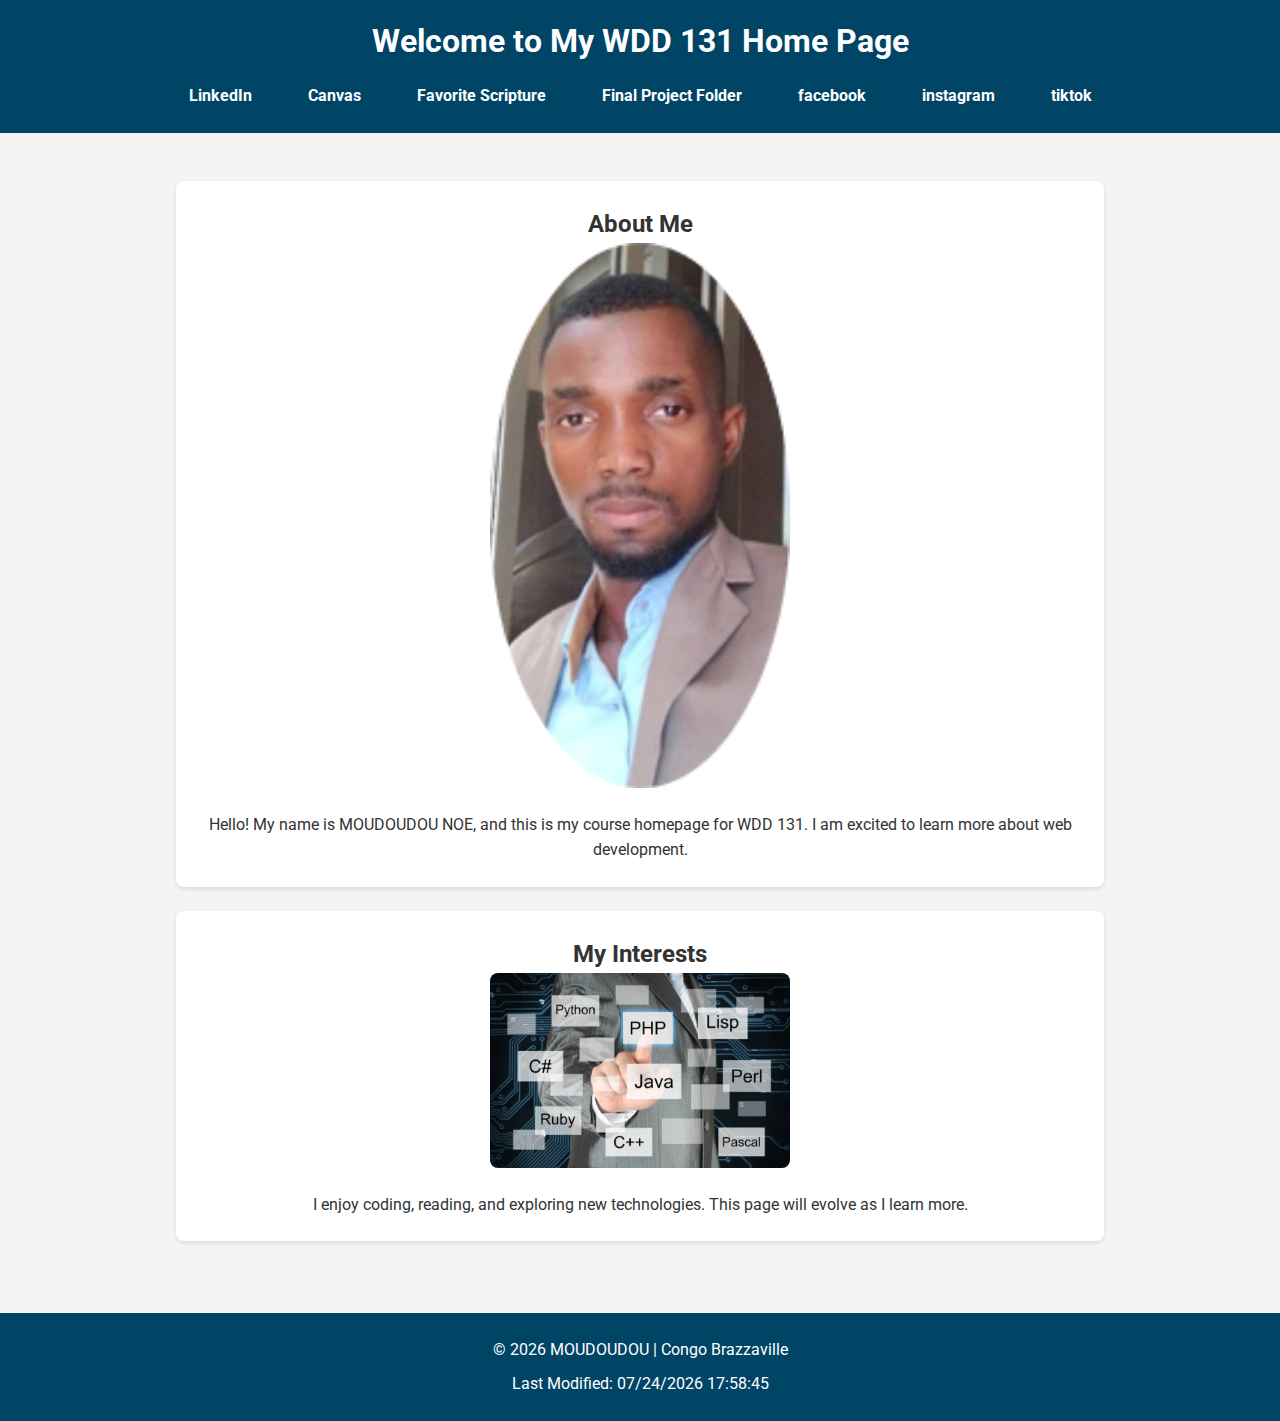
<file: index.html>
<!DOCTYPE html>
<html lang="en">
<head>
    <meta charset="UTF-8">
    <meta name="viewport" content="width=device-width, initial-scale=1.0">
    <meta name="description" content="WDD 131 - Dynamic Web Fundamentals - MOUDOUDOU. Personal course homepage with useful links and information.">
    <meta name="author" content="MOUDOUDOU">
    <title>WDD 131 - Dynamic Web Fundamentals - MOUDOUDOU</title>
    <link rel="stylesheet" href="styles/base.css">
    <link rel="preconnect" href="https://fonts.googleapis.com">
    <link rel="preconnect" href="https://fonts.gstatic.com" crossorigin>
    <script src="scripts/getdates.js" defer></script>
</head>
<body>
    <header>
        <h1>Welcome to My WDD 131 Home Page</h1>
        <nav>
            <a href="https://www.linkedin.com" target="_blank">LinkedIn</a>
            <a href="https://byupw.instructure.com/" target="_blank">Canvas</a>
            <a href="https://www.churchofjesuschrist.org/study/scriptures/bofm/1-ne/3?lang=eng&id=p7#p7" target="_blank">Favorite Scripture</a>
            <a href="#">Final Project Folder</a>
            <a href="https://www.facebook.com" target="_blank">facebook</a>
            <a href="https://www.instagram.com" target="_blank">instagram</a>
            <a href="https://www.tiktok.com" target="_blank">tiktok</a>
        </nav>
    </header>
    <main>
        <section class="card">
            <h2>About Me</h2>
            <img src="images/NOE.png" alt="Profile picture">
            <p>Hello! My name is MOUDOUDOU NOE, and this is my course homepage for WDD 131. I am excited to learn more about web development.</p>
        </section>
        <section class="card">
            <h2>My Interests</h2>
            <img src="images/demain.jpg" alt="My interests">
            <p>I enjoy coding, reading, and exploring new technologies. This page will evolve as I learn more.</p>
        </section>
    </main>
    <footer>
        <p>&copy; <span id="currentyear"></span> MOUDOUDOU | Congo Brazzaville</p>
        <p id="lastModified"></p>
    </footer>
</body>
</html>
</file>
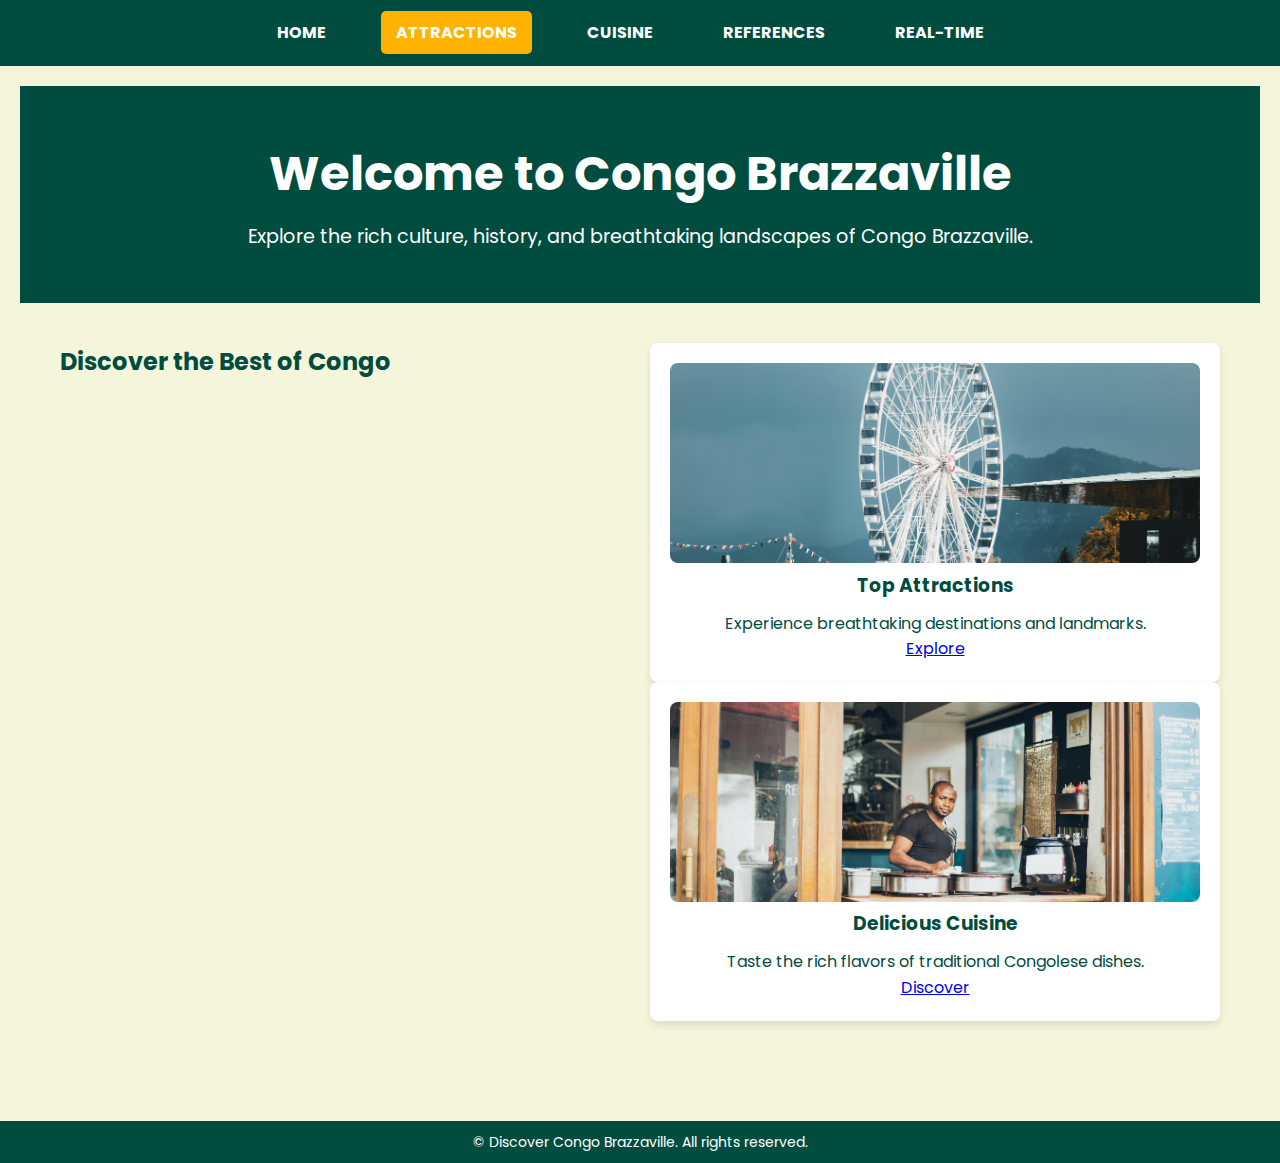
<file: discover-congo-brazzaville/index.html>
<!--(Homepage)-->
<!DOCTYPE html>
<html lang="en">
<head>
    <meta charset="UTF-8">
    <meta name="viewport" content="width=device-width, initial-scale=1.0">
    <meta name="description" content="Discover Congo Brazzaville">
    <meta name="author" content="moudoudou">
    <link href="https://fonts.googleapis.com/css2?family=Poppins:wght@300;400;700&display=swap" rel="stylesheet">
    <title>Discover Congo Brazzaville</title>
    <link rel="stylesheet" href="css/styles.css">
    <link rel="stylesheet" href="css/responsive.css" media="screen and (min-width: 768px)">
</head>
<body>
    <header>
        <nav>
            <ul>
                <li><a href="index.html">Home</a></li>
                <li><a href="attractions.html" class="active">Attractions</a></li>
                <li><a href="cuisine.html">Cuisine</a></li>
                <li><a href="references.html">References</a></li>
                <li><a href="weather.html">Real-time</a></li>
            </ul>
        </nav>
    </header>
    
    <main>
        <section class="hero">
            <h1>Welcome to Congo Brazzaville</h1>
            <p>Explore the rich culture, history, and breathtaking landscapes of Congo Brazzaville.</p>
        </section>
        
        <section class="highlights">
            <h2>Discover the Best of Congo</h2>
            <div class="cards">
                <div class="card">
                    <img src="images/attraction.jpg" alt="Tourist Attraction">
                    <h3>Top Attractions</h3>
                    <p>Experience breathtaking destinations and landmarks.</p>
                    <a href="attractions.html" class="btn">Explore</a>
                </div>
                <div class="card">
                    <img src="images/cuisine.jpg" alt="Local Cuisine">
                    <h3>Delicious Cuisine</h3>
                    <p>Taste the rich flavors of traditional Congolese dishes.</p>
                    <a href="cuisine.html" class="btn">Discover</a>
                </div>
            </div>
        </section>
    </main>
    
    <footer>
        <p>&copy; <span id="year"></span> Discover Congo Brazzaville. All rights reserved.</p>
    </footer>
    
    <script src="js/script.js"></script>
</body>
</html>
</file>
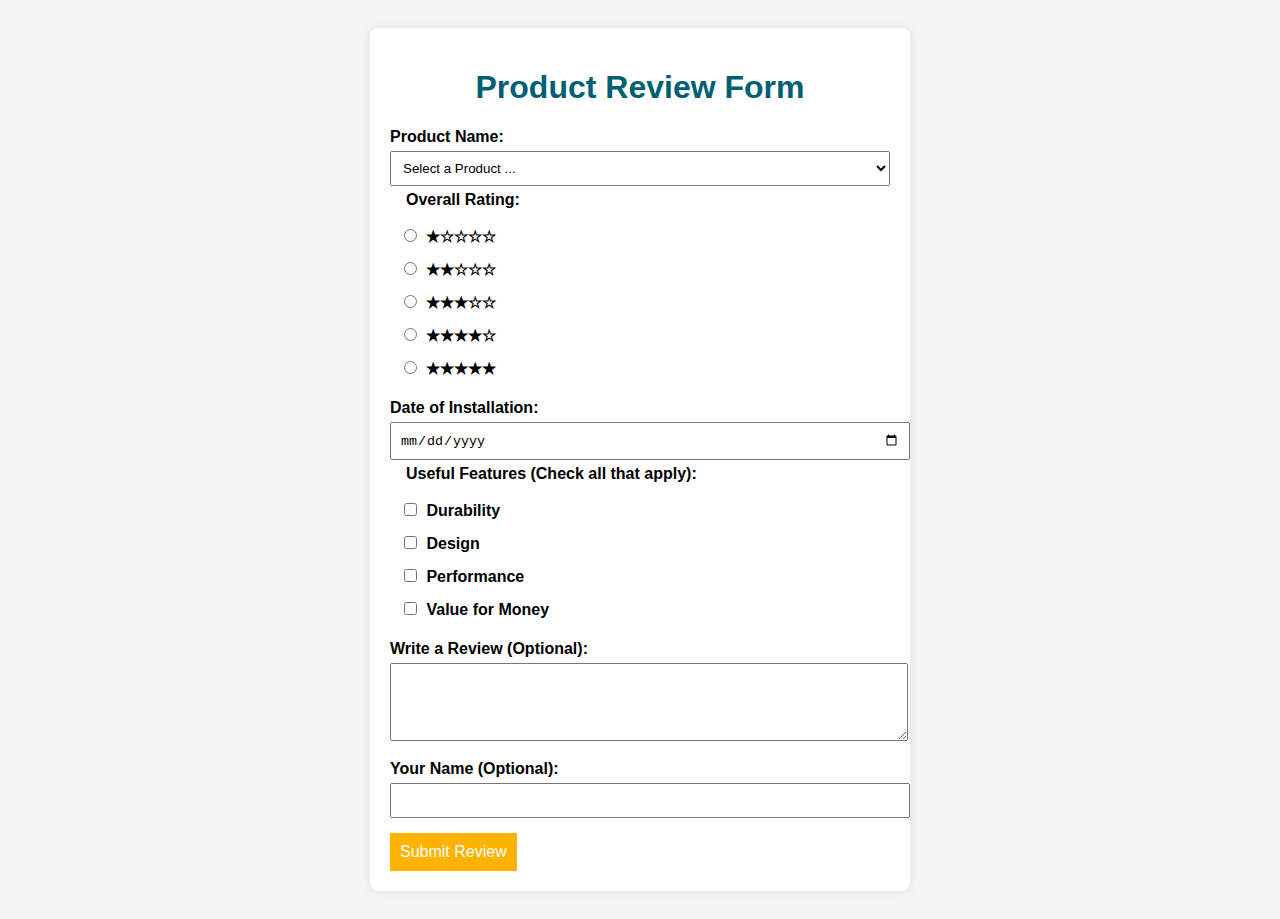
<file: form.html>
<!DOCTYPE html>
<html lang="en">
<head>
    <meta charset="UTF-8">
    <meta name="viewport" content="width=device-width, initial-scale=1.0">
    <meta name="description" content="Product Review Form">
    <meta name="author" content="MOUDOUDOU">
    <link href="https://fonts.googleapis.com/css2?family=Roboto:wght@400;700&display=swap" rel="stylesheet">
    <title>Product Review Form</title>
    <link rel="stylesheet" href="styles/form.css">
    <script src="scripts/form.js"></script>
</head>
<body>
    
    <div class="container">
        <h1>Product Review Form</h1>
        <form action="review.html" method="get">
            <!-- Product Name Selection -->
            <label for="product">Product Name:</label>
            <select id="product" name="product" required>
                <option value="" disabled selected>Select a Product ...</option>
            </select>

            <!-- Overall Rating -->
            <fieldset>
                <legend>Overall Rating:</legend>
                <label><input type="radio" name="rating" value="1" required> ★☆☆☆☆</label>
                <label><input type="radio" name="rating" value="2"> ★★☆☆☆</label>
                <label><input type="radio" name="rating" value="3"> ★★★☆☆</label>
                <label><input type="radio" name="rating" value="4"> ★★★★☆</label>
                <label><input type="radio" name="rating" value="5"> ★★★★★</label>
            </fieldset>

            <!-- Date of Installation -->
            <label for="installDate">Date of Installation:</label>
            <input type="date" id="installDate" name="installDate" required>

            <!-- Useful Features -->
            <fieldset>
                <legend>Useful Features (Check all that apply):</legend>
                <label><input type="checkbox" name="features" value="Durability"> Durability</label>
                <label><input type="checkbox" name="features" value="Design"> Design</label>
                <label><input type="checkbox" name="features" value="Performance"> Performance</label>
                <label><input type="checkbox" name="features" value="Value"> Value for Money</label>
            </fieldset>

            <!-- Written Review -->
            <label for="review">Write a Review (Optional):</label>
            <textarea id="review" name="review" rows="4"></textarea>

            <!-- User Name -->
            <label for="username">Your Name (Optional):</label>
            <input type="text" id="username" name="username">

            <!-- Submit Button -->
            <button type="submit">Submit Review</button>
        </form>
    </div>
</body>
</html>
</file>
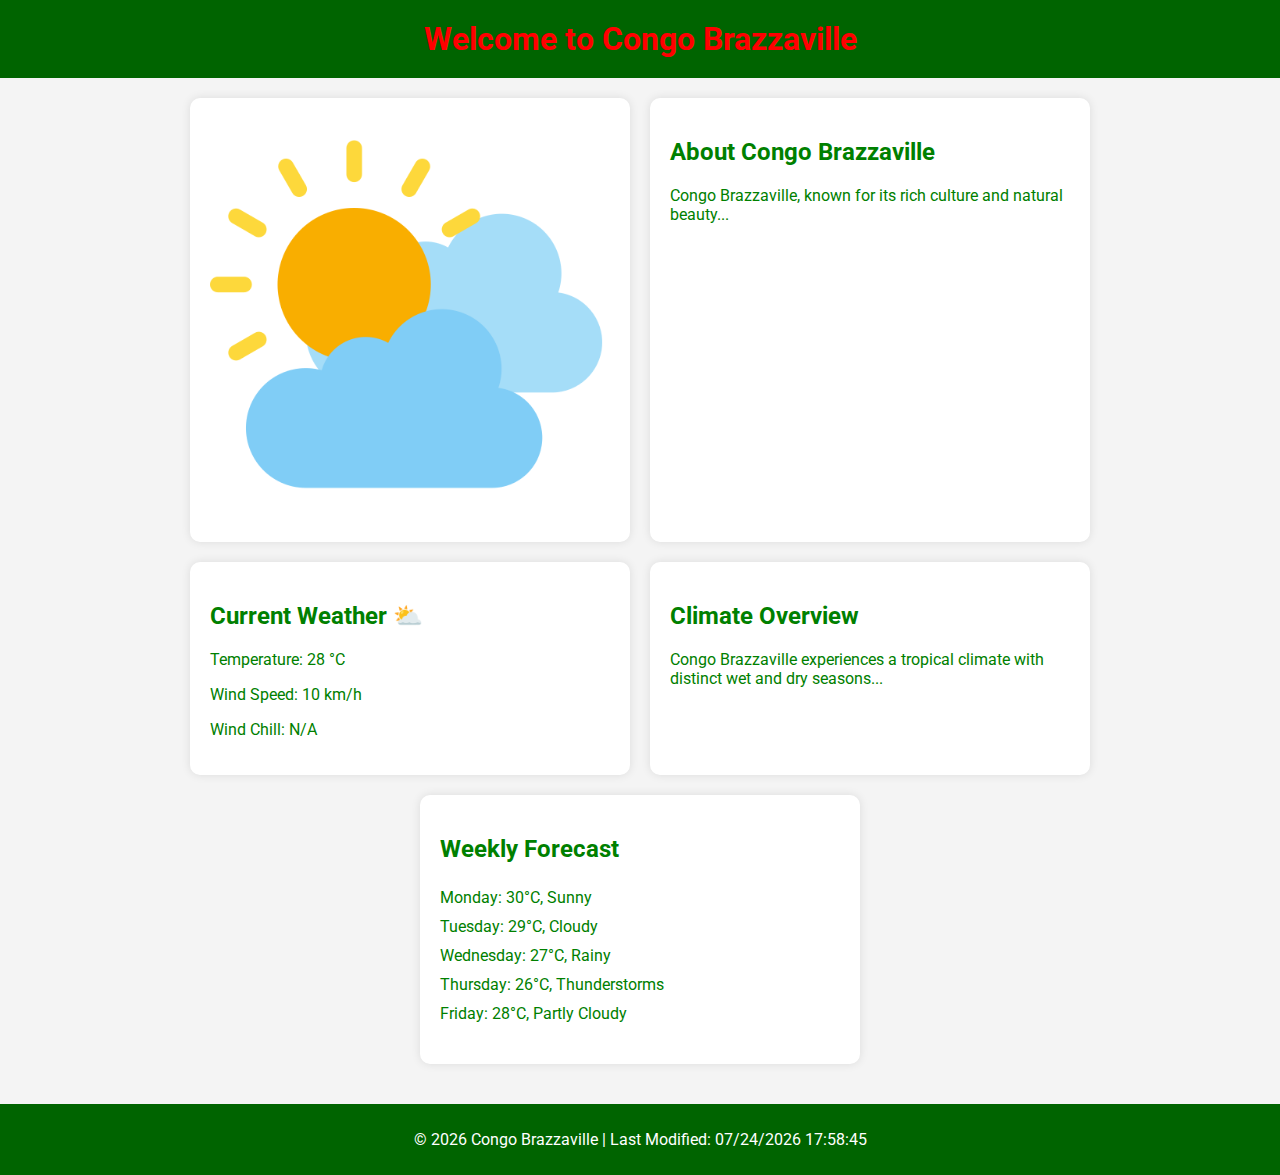
<file: place.html>
<!DOCTYPE html>
<html lang="en">
<head>
    <meta charset="UTF-8">
    <meta name="viewport" content="width=device-width, initial-scale=1.0">
    <meta name="description" content="Discover Congo Brazzaville - Culture, Climate, and Attractions">
    <meta name="author" content="MOUDOUDOU">
    <title>Congo Brazzaville</title>
    <link href="https://fonts.googleapis.com/css2?family=Roboto:wght@400;700&display=swap" rel="stylesheet">
    <link rel="stylesheet" href="styles/place.css">
    <script src="scripts/place.js" defer></script>
</head>
<body>
    <header>
        <h1>Welcome to Congo Brazzaville</h1>
    </header>
    <main>
        <section class="hero">
            <picture>
                <source srcset="images/cultures.webp" media="(min-width: 768px)">
                <img src="images/cultures.webp" alt="Congo Brazzaville landscape">
            </picture>
        </section>
        <section class="info">
            <h2>About Congo Brazzaville</h2>
            <p>Congo Brazzaville, known for its rich culture and natural beauty...</p>
        </section>
        <section class="weather">
            <h2>Current Weather <span class="weather-icon">⛅</span></h2>
            <p>Temperature: <span id="temp">28</span> °C</p>
            <p>Wind Speed: <span id="wind">10</span> km/h</p>
            <p>Wind Chill: <span id="windchill">N/A</span></p>
        </section>
        <section class="climate">
            <h2>Climate Overview</h2>
            <p>Congo Brazzaville experiences a tropical climate with distinct wet and dry seasons...</p>
        </section>
        <section class="forecast">
            <h2>Weekly Forecast</h2>
            <ul>
                <li>Monday: 30°C, Sunny</li>
                <li>Tuesday: 29°C, Cloudy</li>
                <li>Wednesday: 27°C, Rainy</li>
                <li>Thursday: 26°C, Thunderstorms</li>
                <li>Friday: 28°C, Partly Cloudy</li>
            </ul>
        </section>
    </main>
    <footer>
        <p>&copy; <span id="year"></span> Congo Brazzaville | Last Modified: <span id="lastModified"></span></p>
    </footer>
</body>
</html>
</file>
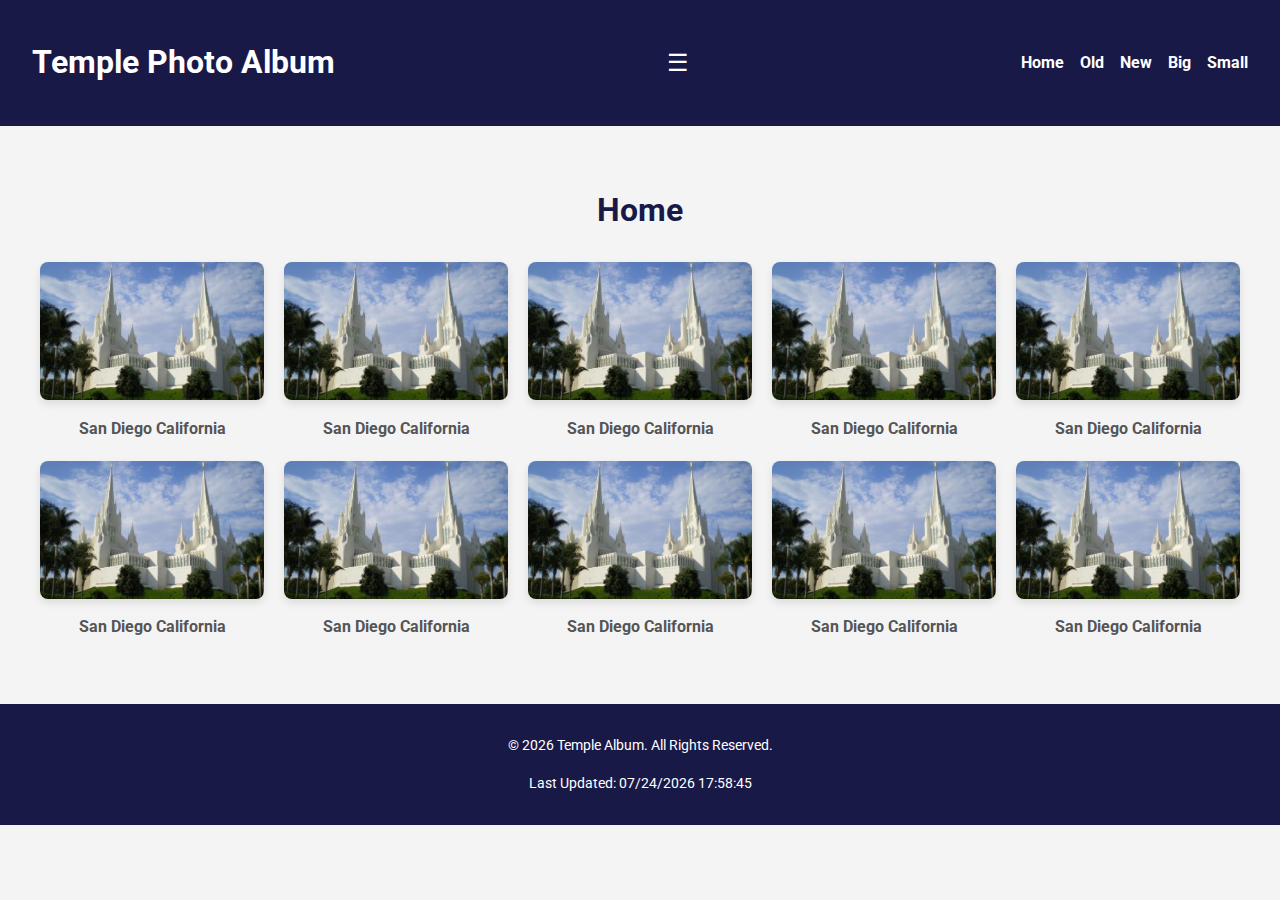
<file: temples.html>
<!DOCTYPE html>
<html lang="en">
<head>
    <meta charset="UTF-8">
    <meta name="viewport" content="width=device-width, initial-scale=1.0">
    <meta name="description" content="Discover our photo album of the most beautiful temples in the world, classified by size and era. Explore our gallery now!">
    <meta name="author" content="MOUDOUDOU">    
    <title>Temple Photo Album</title>
    <link rel="stylesheet" href="styles/temples.css">
    <link rel="stylesheet" href="styles/temples-large.css" media="screen and (min-width: 768px)">
    <script src="scripts/temples.js" defer></script>
</head>
<body>
    <header>
        <nav>
            <h1>Temple Photo Album</h1>
            <button id="hamburger" aria-label="Menu">&#9776;</button>
            <ul id="nav-links" class="hidden">
                <li><a href="#">Home</a></li>
                <li><a href="#">Old</a></li>
                <li><a href="#">New</a></li>
                <li><a href="#">Big</a></li>
                <li><a href="#">Small</a></li>
            </ul>
        </nav>
    </header>
    <main>
        <h2>Home</h2>
        <div class="gallery">
            <!-- Repeat for 9 images -->
            <figure>
                <img src="images/san.jpg" alt="San diego california">
                <figcaption>San diego california</figcaption>
            </figure>
            <figure>
                <img src="images/san.jpg" alt="San diego california">
                <figcaption>San diego california</figcaption>
            </figure>
            <figure>
                <img src="images/san.jpg" alt="San diego california">
                <figcaption>San diego california</figcaption>
            </figure>
            <figure>
                <img src="images/san.jpg" alt="San diego california">
                <figcaption>San diego california</figcaption>
            </figure>
            <figure>
                <img src="images/san.jpg" alt="San diego california">
                <figcaption>San diego california</figcaption>
            </figure>
            <figure>
                <img src="images/san.jpg" alt="San diego california">
                <figcaption>San diego california</figcaption>
            </figure>
            <figure>
                <img src="images/san.jpg" alt="San diego california">
                <figcaption>San diego california</figcaption>
            </figure>
            <figure>
                <img src="images/san.jpg" alt="San diego california">
                <figcaption>San diego california</figcaption>
            </figure>
            <figure>
                <img src="images/san.jpg" alt="San diego california">
                <figcaption>San diego california</figcaption>
            </figure>
            <figure>
                <img src="images/san.jpg" alt="San diego california">
                <figcaption>San diego california</figcaption>
            </figure>
        </div>
    </main>
    <footer>
        <p>&copy; <span id="year"></span> Temple Album. All Rights Reserved.</p>
        <p>Last Updated: <span id="last-modified"></span></p>
    </footer>
</body>
</html>
</file>
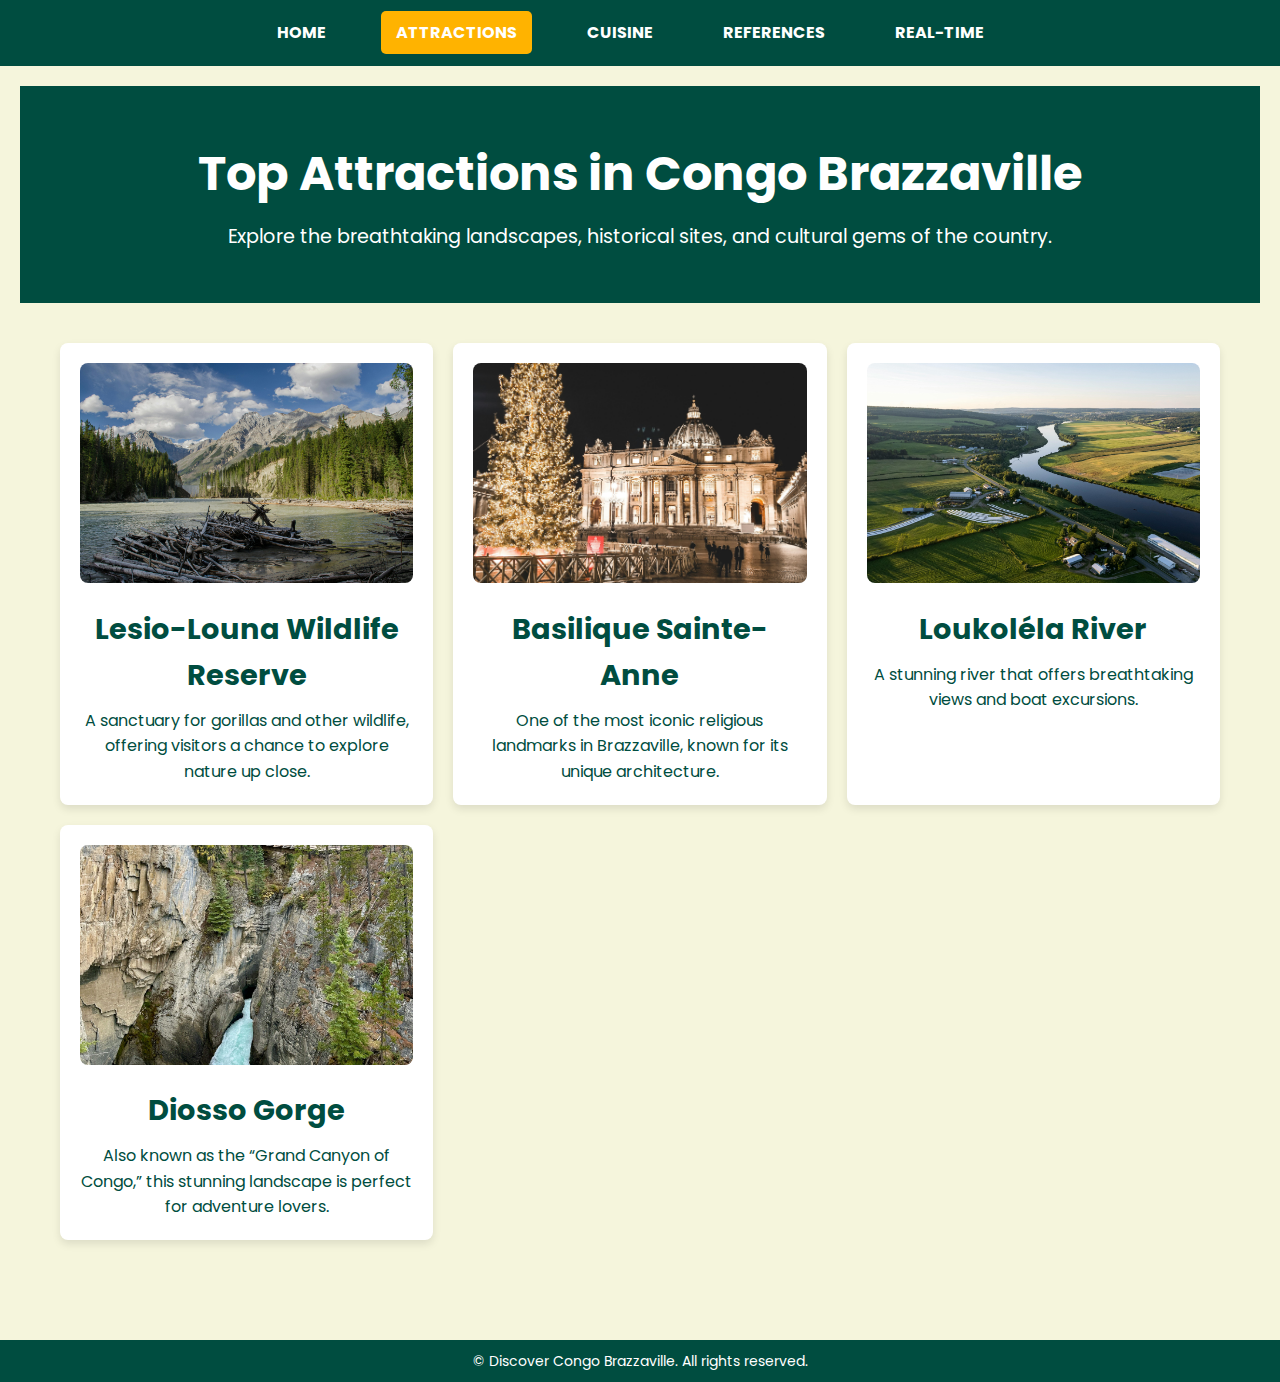
<file: discover-congo-brazzaville/attractions.html>
<!--(Tourist Attractions)-->
<!DOCTYPE html>
<html lang="en">
<head>
    <meta charset="UTF-8">
    <meta name="viewport" content="width=device-width, initial-scale=1.0">
    <meta name="description" content="Top Attractions - Discover Congo Brazzaville">
    <meta name="author" content="moudoudou">
    <link href="https://fonts.googleapis.com/css2?family=Poppins:wght@300;400;700&display=swap" rel="stylesheet">
    <title>Top Attractions - Discover Congo Brazzaville</title>
    <link rel="stylesheet" href="css/styles.css">
    <link rel="stylesheet" href="css/responsive.css" media="screen and (min-width: 768px)">
</head>
<body>
    <header>
        <nav>
            <ul>
                <li><a href="index.html">Home</a></li>
                <li><a href="attractions.html" class="active">Attractions</a></li>
                <li><a href="cuisine.html">Cuisine</a></li>
                <li><a href="references.html">References</a></li>
                <li><a href="weather.html">Real-time</a></li>
            </ul>
        </nav>
    </header>
    
    <main>
        <section class="hero">
            <h1>Top Attractions in Congo Brazzaville</h1>
            <p>Explore the breathtaking landscapes, historical sites, and cultural gems of the country.</p>
        </section>
        
        <section class="attractions-list">
            <article class="attraction">
                <img src="images/lesio_louna.jpg" alt="Lesio-Louna Wildlife Reserve">
                <h2>Lesio-Louna Wildlife Reserve</h2>
                <p>A sanctuary for gorillas and other wildlife, offering visitors a chance to explore nature up close.</p>
            </article>
            
            <article class="attraction">
                <img src="images/basilique_sainte_anne.jpg" alt="Basilique Sainte-Anne">
                <h2>Basilique Sainte-Anne</h2>
                <p>One of the most iconic religious landmarks in Brazzaville, known for its unique architecture.</p>
            </article>
            
            <article class="attraction">
                <img src="images/loukolela.jpg" alt="Loukoléla River">
                <h2>Loukoléla River</h2>
                <p>A stunning river that offers breathtaking views and boat excursions.</p>
            </article>
            
            <article class="attraction">
                <img src="images/diosso_gorge.jpg" alt="Diosso Gorge">
                <h2>Diosso Gorge</h2>
                <p>Also known as the “Grand Canyon of Congo,” this stunning landscape is perfect for adventure lovers.</p>
            </article>
        </section>
    </main>
    
    <footer>
        <p>&copy; <span id="year"></span> Discover Congo Brazzaville. All rights reserved.</p>
    </footer>
    
    <script src="js/script.js"></script>
</body>
</html>
</file>
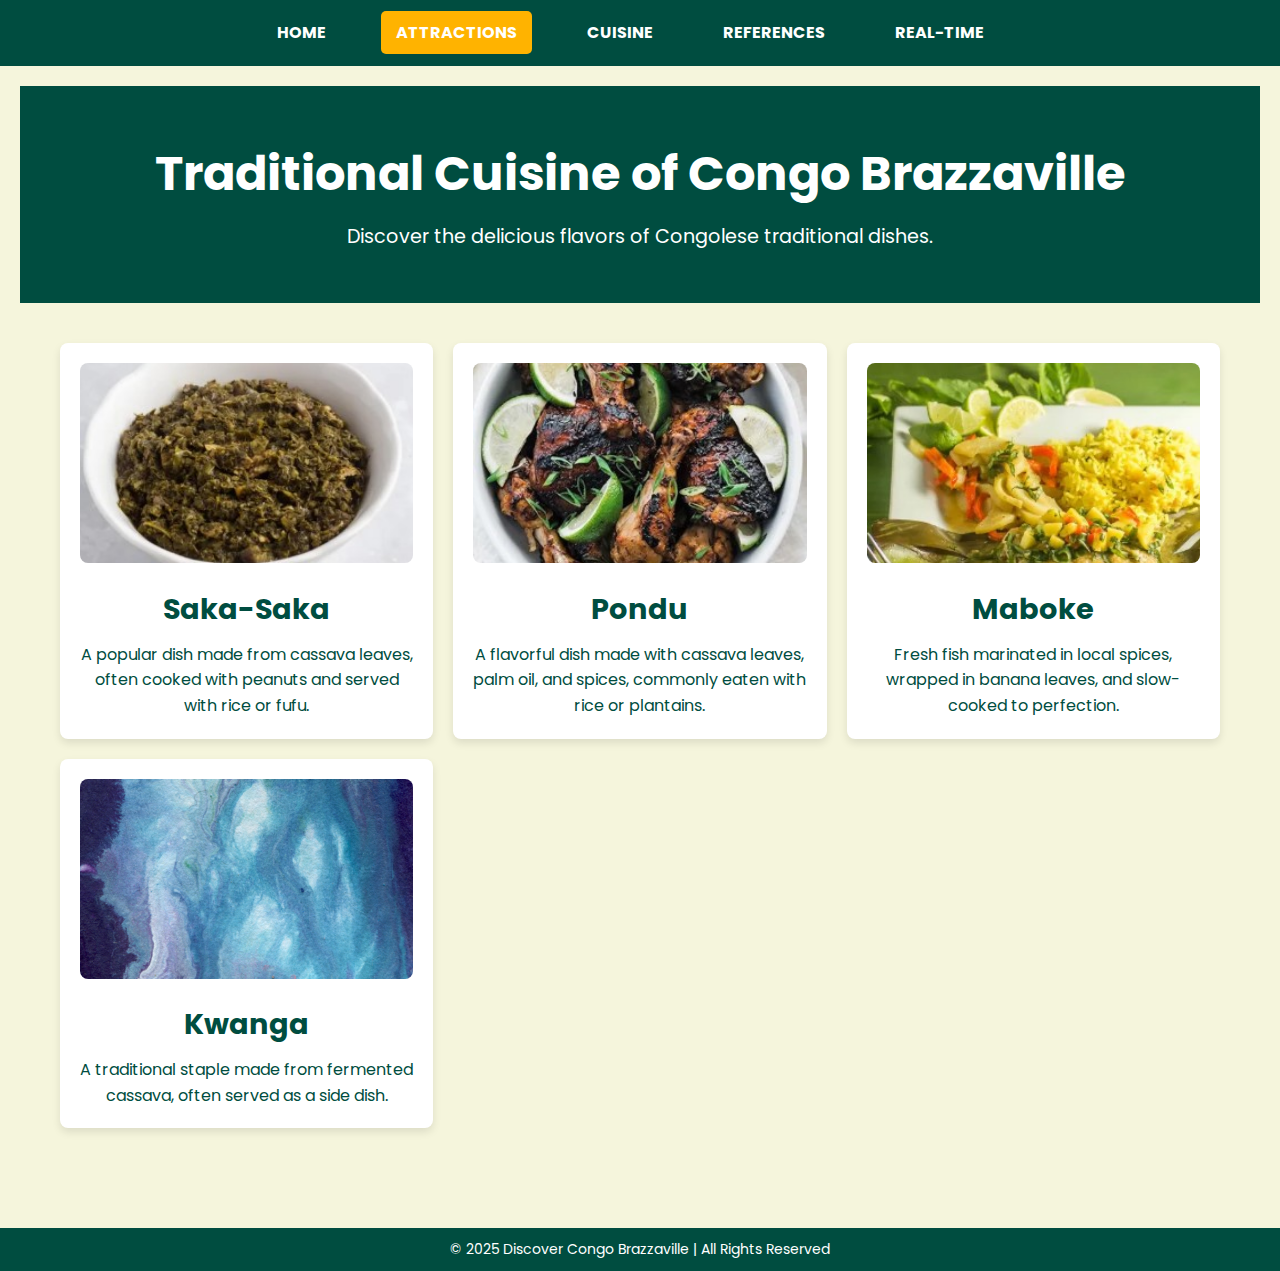
<file: discover-congo-brazzaville/cuisine.html>
<!--(Traditional Cuisine)-->
<!DOCTYPE html>
<html lang="en">
<head>
    <meta charset="UTF-8">
    <meta name="viewport" content="width=device-width, initial-scale=1.0">
    <meta name="description" content="Cuisine - Discover Congo Brazzaville">
    <meta name="author" content="moudoudou">
    <link href="https://fonts.googleapis.com/css2?family=Poppins:wght@300;400;700&display=swap" rel="stylesheet">
    <title>Cuisine - Discover Congo Brazzaville</title>
    <link rel="stylesheet" href="css/styles.css">
    <link rel="stylesheet" href="css/responsive.css" media="screen and (min-width: 768px)">
</head>
<body>
    <header>
        <nav>
            <ul>
                <li><a href="index.html">Home</a></li>
                <li><a href="attractions.html" class="active">Attractions</a></li>
                <li><a href="cuisine.html">Cuisine</a></li>
                <li><a href="references.html">References</a></li>
                <li><a href="weather.html">Real-time</a></li>
            </ul>
        </nav>
    </header>
    
    <main>
        <section class="hero">
            <h1>Traditional Cuisine of Congo Brazzaville</h1>
            <p>Discover the delicious flavors of Congolese traditional dishes.</p>
        </section>
        
        <section class="cuisine-list">
            <article class="dish">
                <img src="images/saka-saka.jpg" alt="Saka-Saka (Cassava Leaves)">
                <h2>Saka-Saka</h2>
                <p>A popular dish made from cassava leaves, often cooked with peanuts and served with rice or fufu.</p>
            </article>
            
            <article class="dish">
                <img src="images/pondu.jpg" alt="Pondu (Stewed Cassava Leaves)">
                <h2>Pondu</h2>
                <p>A flavorful dish made with cassava leaves, palm oil, and spices, commonly eaten with rice or plantains.</p>
            </article>
            
            <article class="dish">
                <img src="images/maboke.jpg" alt="Maboke (Fish in Banana Leaves)">
                <h2>Maboke</h2>
                <p>Fresh fish marinated in local spices, wrapped in banana leaves, and slow-cooked to perfection.</p>
            </article>
            
            <article class="dish">
                <img src="images/kwanga.jpg" alt="Kwanga (Cassava Bread)">
                <h2>Kwanga</h2>
                <p>A traditional staple made from fermented cassava, often served as a side dish.</p>
            </article>
        </section>
    </main>
    
    <footer>
        <p>&copy; 2025 Discover Congo Brazzaville | All Rights Reserved</p>
    </footer>
    
    <script src="js/script.js"></script>
</body>
</html>
</file>
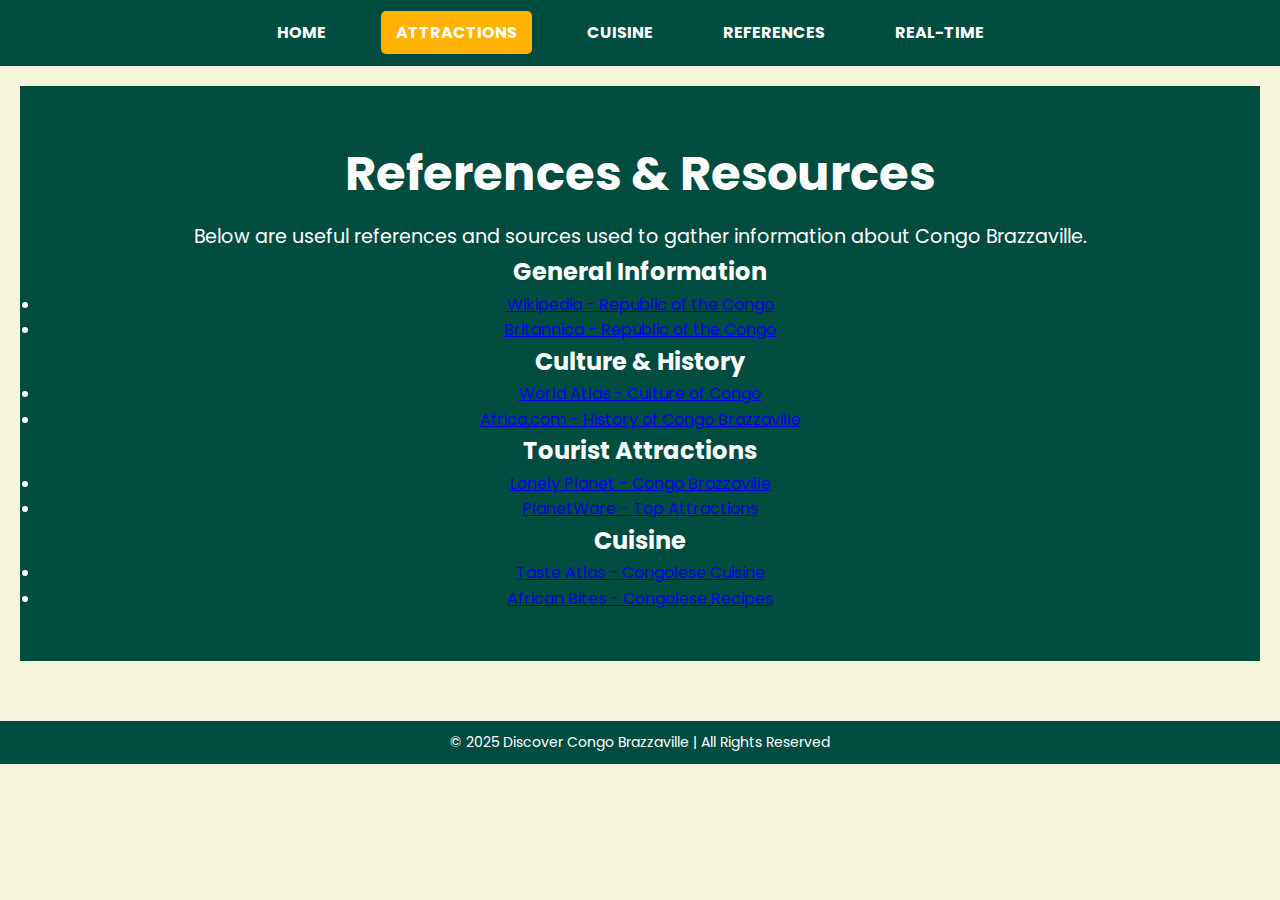
<file: discover-congo-brazzaville/references.html>
<!--(Citations and Sources)-->
<!DOCTYPE html>
<html lang="en">
<head>
    <meta charset="UTF-8">
    <meta name="viewport" content="width=device-width, initial-scale=1.0">
    <meta name="description" content="References - Discover Congo Brazzaville">
    <meta name="author" content="moudoudou">
    <link href="https://fonts.googleapis.com/css2?family=Poppins:wght@300;400;700&display=swap" rel="stylesheet">
    <title>References - Discover Congo Brazzaville</title>
    <link rel="stylesheet" href="css/styles.css">
    <link rel="stylesheet" href="css/responsive.css" media="screen and (min-width: 768px)">
</head>
<body>
    <header>
        <nav>
            <ul>
                <li><a href="index.html">Home</a></li>
                <li><a href="attractions.html" class="active">Attractions</a></li>
                <li><a href="cuisine.html">Cuisine</a></li>
                <li><a href="references.html">References</a></li>
                <li><a href="weather.html">Real-time</a></li>
            </ul>
        </nav>
    </header>
    
    <main>
        <section class="references">
            <h1>References & Resources</h1>
            <p>Below are useful references and sources used to gather information about Congo Brazzaville.</p>
            
            <h2>General Information</h2>
            <ul>
                <li><a href="https://en.wikipedia.org/wiki/Republic_of_the_Congo" target="_blank">Wikipedia - Republic of the Congo</a></li>
                <li><a href="https://www.britannica.com/place/Republic-of-the-Congo" target="_blank">Britannica - Republic of the Congo</a></li>
            </ul>
            
            <h2>Culture & History</h2>
            <ul>
                <li><a href="https://www.worldatlas.com/articles/culture-of-the-republic-of-the-congo.html" target="_blank">World Atlas - Culture of Congo</a></li>
                <li><a href="https://africa.com/congo-brazzaville-history/" target="_blank">Africa.com - History of Congo Brazzaville</a></li>
            </ul>
            
            <h2>Tourist Attractions</h2>
            <ul>
                <li><a href="https://www.lonelyplanet.com/congo-brazzaville" target="_blank">Lonely Planet - Congo Brazzaville</a></li>
                <li><a href="https://www.planetware.com/tourist-attractions/republic-of-the-congo-cog.htm" target="_blank">PlanetWare - Top Attractions</a></li>
            </ul>
            
            <h2>Cuisine</h2>
            <ul>
                <li><a href="https://www.tasteatlas.com/congolese-cuisine" target="_blank">Taste Atlas - Congolese Cuisine</a></li>
                <li><a href="https://www.africanbites.com/category/african/congolese/" target="_blank">African Bites - Congolese Recipes</a></li>
            </ul>
        </section>
    </main>
    
    <footer>
        <p>&copy; 2025 Discover Congo Brazzaville | All Rights Reserved</p>
    </footer>
</body>
</html>
</file>
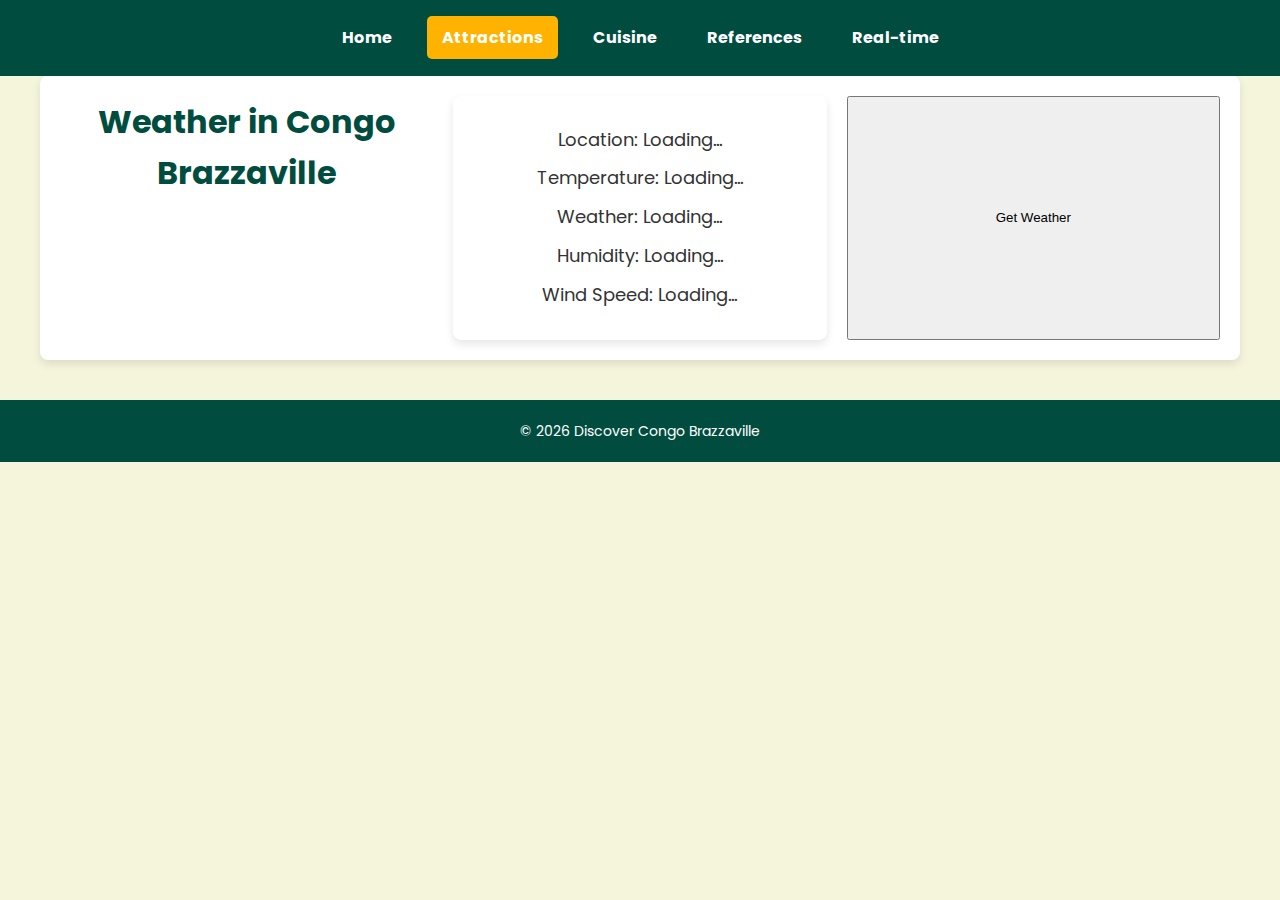
<file: discover-congo-brazzaville/weather.html>
<!--(Real-time Weather Updates)-->
<!DOCTYPE html>
<html lang="en">
<head>
    <meta charset="UTF-8">
    <meta name="viewport" content="width=device-width, initial-scale=1.0">
    <meta http-equiv="X-UA-Compatible" content="ie=edge">
    <meta name="description" content="Weather - Discover Congo Brazzaville">
    <meta name="author" content="moudoudou">
    <link href="https://fonts.googleapis.com/css2?family=Poppins:wght@300;400;700&display=swap" rel="stylesheet">
    <title>Weather - Discover Congo Brazzaville</title>
    <link rel="stylesheet" href="./css/styles.css">
</head>
<body>

    <header>
        <nav>
            <ul>
                <li><a href="index.html">Home</a></li>
                <li><a href="attractions.html" class="active">Attractions</a></li>
                <li><a href="cuisine.html">Cuisine</a></li>
                <li><a href="references.html">References</a></li>
                <li><a href="weather.html">Real-time</a></li>
            </ul>
        </nav>
    </header>

    <main>
        <section id="weather-section">
            <h1>Weather in Congo Brazzaville</h1>
            <div id="weather-details">
                <p id="location">Location: Loading...</p>
                <p id="temperature">Temperature: Loading...</p>
                <p id="description">Weather: Loading...</p>
                <p id="humidity">Humidity: Loading...</p>
                <p id="wind-speed">Wind Speed: Loading...</p>
            </div>
            <button id="get-weather">Get Weather</button>
        </section>
    </main>

    <footer>
        <p>&copy; <span id="current-year"></span> Discover Congo Brazzaville</p>
    </footer>

    <script src="./js/weather.js"></script>
</body>
</html>
</file>
<file: styles/base.css>
/* Google Font Import */
@import url('https://fonts.googleapis.com/css2?family=Roboto:wght@400;700&display=swap');

/* Global Styles */
* {
    margin: 0;
    padding: 0;
    box-sizing: border-box;
}

body {
    font-family: 'Roboto', sans-serif;
    background-color: #f4f4f4;
    color: #333;
    line-height: 1.6;
    margin: 0;
    padding: 0;
}

header {
    background-color: #004466;
    color: white;
    padding: 1rem 0;
    text-align: center;
}

nav {
    display: flex;
    justify-content: center;
    gap: 1.5rem;
    margin-top: 0.5rem;
}

nav a {
    color: white;
    text-decoration: none;
    font-weight: bold;
    padding: 0.5rem 1rem;
    transition: background-color 0.3s ease;
}

nav a:hover {
    background-color: #006699;
    border-radius: 5px;
}

main {
    max-width: 960px;
    margin: 2rem auto;
    padding: 1rem;
}

.card {
    background-color: white;
    border-radius: 8px;
    box-shadow: 0 2px 5px rgba(0, 0, 0, 0.1);
    padding: 1.5rem;
    margin-bottom: 1.5rem;
    text-align: center;
}

.card img {
    width: 100%;
    max-width: 300px;
    border-radius: 8px;
    margin-bottom: 1rem;
}

footer {
    background-color: #004466;
    color: white;
    text-align: center;
    padding: 1rem 0;
    margin-top: 2rem;
}

footer p {
    margin: 0.5rem 0;
}
</file>
<file: discover-congo-brazzaville/css/styles.css>
:root {
    --primary-color: #004d40;
    --accent-color: #ffb300;
    --bg-color: #f5f5dc;
    --text-color: #333;
    --font-family: 'Poppins', sans-serif;
}

* {
    margin: 0;
    padding: 0;
    box-sizing: border-box;
}

body {
    font-family: var(--font-family);
    background-color: var(--bg-color);
    color: var(--text-color);
    line-height: 1.6;
}

.container {
    max-width: 1200px;
    margin: 0 auto;
    padding: 20px;
}

/* HEADER & NAVIGATION */
header {
    background-color: var(--primary-color);
    color: #fff;
    padding: 15px 0;
    text-align: center;
}

nav {
    display: flex;
    justify-content: center;
    background: var(--primary-color);
    padding: 10px 0;
}

nav ul {
    list-style: none;
    display: flex;
    gap: 20px;
}

nav a {
    color: #fff;
    text-decoration: none;
    font-weight: bold;
    padding: 10px 15px;
    transition: 0.3s;
}

nav a:hover, nav a.active {
    background-color: var(--accent-color);
    border-radius: 5px;
}

/* HERO SECTION */
.hero {
    text-align: center;
    padding: 50px 20px;
    background: var(--primary-color);
    color: #fff;
}
.references {
    text-align: center;
    padding: 50px 20px;
    background: var(--primary-color);
    color: #fff;
}
.references h1 {
    font-size: 3rem;
    margin-bottom: 10px;
}

.references p {
    font-size: 1.2rem;
}

.hero h1 {
    font-size: 3rem;
    margin-bottom: 10px;
}

.hero p {
    font-size: 1.2rem;
}

/* ATTRACTIONS LIST */
.attractions-list {
    display: grid;
    grid-template-columns: repeat(auto-fit, minmax(300px, 1fr));
    gap: 20px;
    padding: 40px 20px;
    max-width: 1200px;
    margin: 0 auto;
}
#weather-section {
    display: grid;
    grid-template-columns: repeat(auto-fit, minmax(300px, 1fr));
    gap: 20px;
    padding: 40px 20px;
    max-width: 1200px;
    margin: 0 auto;
}
.highlights {
    display: grid;
    grid-template-columns: repeat(auto-fit, minmax(300px, 1fr));
    gap: 20px;
    padding: 40px 20px;
    max-width: 1200px;
    margin: 0 auto;
}
.cuisine-list {
    display: grid;
    grid-template-columns: repeat(auto-fit, minmax(300px, 1fr));
    gap: 20px;
    padding: 40px 20px;
    max-width: 1200px;
    margin: 0 auto;
}

.attraction {
    background: #fff;
    border-radius: 8px;
    box-shadow: 0 4px 8px rgba(0, 0, 0, 0.1);
    overflow: hidden;
    text-align: center;
    padding: 20px;
}
#weather-details {
    background: #fff;
    border-radius: 8px;
    box-shadow: 0 4px 8px rgba(0, 0, 0, 0.1);
    overflow: hidden;
    text-align: center;
    padding: 20px;
}
.card {
    background: #fff;
    border-radius: 8px;
    box-shadow: 0 4px 8px rgba(0, 0, 0, 0.1);
    overflow: hidden;
    text-align: center;
    padding: 20px;
}
.dish {
    background: #fff;
    border-radius: 8px;
    box-shadow: 0 4px 8px rgba(0, 0, 0, 0.1);
    overflow: hidden;
    text-align: center;
    padding: 20px;
}

.attraction img {
    width: 100%;
    height: 200px;
    object-fit: cover;
    border-radius: 8px;
}
.card img {
    width: 100%;
    height: 200px;
    object-fit: cover;
    border-radius: 8px;
}
.dish img {
    width: 100%;
    height: 200px;
    object-fit: cover;
    border-radius: 8px;
}

.attraction h2 {
    font-size: 1.8rem;
    color: var(--primary-color);
    margin-top: 15px;
}
.card h2 {
    font-size: 1.8rem;
    color: var(--primary-color);
    margin-top: 15px;
}
.dish h2 {
    font-size: 1.8rem;
    color: var(--primary-color);
    margin-top: 15px;
}
.attraction p {
    font-size: 1rem;
    margin-top: 10px;
}
.card p {
    font-size: 1rem;
    margin-top: 10px;
}
.dish p {
    font-size: 1rem;
    margin-top: 10px;
}
/* FOOTER */
footer {
    background: var(--primary-color);
    color: #fff;
    text-align: center;
    padding: 20px 0;
    margin-top: 40px;
}

/* RESPONSIVE DESIGN */
@media (max-width: 768px) {
    nav ul {
        flex-direction: column;
        text-align: center;
    }

    .hero h1 {
        font-size: 2rem;
    }
}

/* WEATHER SECTION */
#weather-section {
    text-align: center;
    max-width: 1200px;
    margin: 0 auto;
    padding: 20px;
    background-color: white;
    border-radius: 8px;
    box-shadow: 0 4px 8px rgba(0, 0, 0, 0.1);
}

#weather-section h1 {
    color: #004d40;
    font-size: 2rem;
    margin-bottom: 20px;
}

#weather-details p {
    font-size: 18px;
    margin: 10px 0;
    line-height: 1.6;
}

#weather-details button {
    background-color: #ffb300;
    color: white;
    border: none;
    padding: 12px 25px;
    font-size: 18px;
    cursor: pointer;
    border-radius: 5px;
    transition: background-color 0.3s ease;
}

#weather-details button:hover {
    background-color: #ff8f00;
}

/* FOOTER STYLES */
footer p {
    margin: 0;
    font-size: 14px;
}

/* RESPONSIVE TYPOGRAPHY */
h1 {
    font-size: 2rem;
}

/* MOBILE VIEW */
@media (max-width: 767px) {
    nav ul {
        text-align: left;
    }

    nav ul li {
        display: block;
        margin: 10px 0;
    }

    .attraction img {
        height: 180px;
    }
}

/* TABLET VIEW */
@media (min-width: 768px) and (max-width: 1024px) {
    .attraction img {
        height: 200px;
    }
}

/* DESKTOP VIEW */
@media (min-width: 1025px) {
    .attraction img {
        height: 220px;
    }
}
</file>
<file: discover-congo-brazzaville/css/responsive.css>
/* General Styles */
body {
    font-family: 'Poppins', sans-serif;
    background-color: #f5f5dc; /* Light Beige */
    color: #004d40; /* Deep Green */
    margin: 0;
    padding: 0;
}

header {
    background-color: #004d40;
    padding: 10px 20px;
}

nav ul {
    list-style: none;
    padding: 0;
    text-align: center;
}

nav ul li {
    display: inline;
    margin-right: 20px;
}

nav ul li a {
    color: white;
    text-decoration: none;
    font-size: 16px;
    text-transform: uppercase;
}

footer {
    text-align: center;
    padding: 10px;
    background-color: #004d40;
    color: white;
}

/* Main section styles */
main {
    padding: 20px;
}

#weather-section {
    text-align: center;
    padding: 50px 20px;
    background: var(--primary-color);
    color: #fff;
}
#weather-section{
        font-size: 3rem;
        margin-bottom: 10px;}

#weather-details p {
    margin: 10px 0;
    font-size: 1.2rem;
    text-align: center;
    padding: 50px 20px;
    background: var(--primary-color);
    color: #fff;
}

#weather-details button {
    background-color: #ffb300; /* Gold */
    color: white;
    border: none;
    padding: 10px 20px;
    font-size: 16px;
    cursor: pointer;
}

#weather-details button:hover {
    background-color: #ff8f00;
}

/* Footer Styles */
footer p {
    margin: 0;
}

/* Media Queries */

/* Mobile View */
@media (max-width: 767px) {
    nav ul {
        text-align: left;
    }

    nav ul li {
        display: block;
        margin: 10px 0;
    }

    #weather-details {
        padding: 20px;
    }

    #weather-details p {
        font-size: 16px;
    }

    #weather-details button {
        width: 100%;
        font-size: 18px;
    }
}

/* Tablet View */
@media (min-width: 768px) and (max-width: 1024px) {
    #weather-details p {
        font-size: 17px;
    }

    #weather-details button {
        font-size: 17px;
    }
}

/* Desktop View */
@media (min-width: 1025px) {
    #weather-section {
        max-width: 800px;
        margin: 0 auto;
    }

    #weather-details p {
        font-size: 18px;
    }

    #weather-details button {
        font-size: 16px;
        width: auto;
    }
}
</file>
<file: styles/form.css>
body {
    font-family: Arial, sans-serif;
    background-color: #f5f5f5;
    padding: 20px;
}

.container {
    max-width: 500px;
    background: white;
    padding: 20px;
    margin: auto;
    border-radius: 8px;
    box-shadow: 0 0 10px rgba(0, 0, 0, 0.1);
}

h1 {
    text-align: center;
    color: #005f73;
}

label, legend {
    font-weight: bold;
    margin-top: 10px;
    display: block;
}

input, select, textarea {
    width: 100%;
    padding: 8px;
    margin: 5px 0;
}

fieldset {
    border: none;
    margin-bottom: 10px;
}

input[type="radio"], input[type="checkbox"] {
    width: auto;
    margin-right: 5px;
}

button[type="submit"] {
    background-color: #ffb300;
    color: white;
    font-size: 16px;
    padding: 10px;
    border: none;
    cursor: pointer;
    margin-top: 10px;
}
</file>
<file: styles/place.css>
/* General Styles */
:root {
    --primary-color: #008000; /* Green color for Congo Brazzaville */
    --secondary-color: #ff0000; /* Red color */
}
body {
    font-family: 'Roboto', sans-serif;
    color: var(--primary-color);
    margin: 0;
    padding: 0;
    box-sizing: border-box;
    background-color: #f4f4f4;
}

header {
    background-color: #006400;
    color: white;
    text-align: center;
    padding: 20px;
}

h1 {
    color: var(--secondary-color);
    margin: 0;
}

main {
    display: flex;
    flex-wrap: wrap;
    justify-content: center;
    gap: 20px;
    padding: 20px;
}

section {
    background: white;
    padding: 20px;
    border-radius: 10px;
    box-shadow: 0 0 10px rgba(0, 0, 0, 0.1);
    max-width: 400px;
    flex: 1 1 30%;
    transition: transform 0.3s ease-in-out;
    justify-content: center;
}

.weather .climate .forecast h2::after {
    content: ' ⛅';    
    font-size: 1.5rem;    
    margin-left: 10px;   
    color: var(--primary-color);
    }

section:hover {
    transform: translateY(-5px);
}

.hero img {
    width: 100%;
    border-radius: 10px;
}

.weather-icon {
    font-size: 24px;
}

ul {
    list-style: none;
    padding: 0;
}

li {
    padding: 5px 0;
}

footer {
    background-color: #006400;
    color: white;
    text-align: center;
    padding: 10px;
    margin-top: 20px;
}

/* Responsive Design */
@media (max-width: 768px) {
    main {
        flex-direction: column;
        align-items: center;
    }
}
</file>
<file: styles/temples.css>
@import url('https://fonts.googleapis.com/css2?family=Roboto:wght@400;700&display=swap');

/* General Styles */
body {
    font-family: 'Roboto', sans-serif;
    margin: 0;
    line-height: 1.6;
    color: #333;
    background-color: #f4f4f4;
}

header {
    background-color: #191948;
    color: white;
    padding: 1rem;
    text-align: center;
}

nav {
    display: flex;
    justify-content: space-between;
    align-items: center;
    padding: 0 1rem;
}

#hamburger {
    background: none;
    border: none;
    color: white;
    font-size: 1.5rem;
    cursor: pointer;
}

.hidden {
    display: none;
}

#nav-links {
    list-style: none;
    padding: 0;
    margin: 0;
    display: flex;
    gap: 1rem;
}

#nav-links li {
    margin: 0;
}

#nav-links a {
    text-decoration: none;
    color: white;
    transition: color 0.3s ease;
    font-weight: 700;
}

#nav-links a:hover {
    color: #280c85;
}

main {
    padding: 2rem;
    text-align: center;
}

h2 {
    font-size: 2rem;
    color: #191948;
    text-transform: capitalize;
}

.gallery {
    display: grid;
    grid-template-columns: repeat(3, 1fr);
    gap: 20px;
    max-width: 1200px;
    margin: 0 auto;
}

figure {
    margin: 0;
    padding: 0;
    text-align: center;
}

figure img {
    width: 100%;
    height: auto;
    border-radius: 8px;
    box-shadow: 0 4px 8px rgba(0, 0, 0, 0.1);
}

figcaption {
    margin-top: 0.5rem;
    font-size: 1rem;
    font-weight: bold;
    color: #555;
    text-transform: capitalize;
}

footer {
    background-color: #191948;
    color: white;
    text-align: center;
    padding: 1rem;
    font-size: 0.9rem;
    margin-top: 2rem;
}
@media (max-width: 600px) {
    .menu {
        display: none;
        text-align: center;
    }
}
</file>
<file: styles/temples-large.css>
/* Larger View */
.gallery {
    grid-template-columns: repeat(auto-fit, minmax(200px, 1fr));
}

#nav-links {
    display: flex;
    justify-content: space-around;
    align-items: center;
}

#nav-links li {
    margin: 0;
}
</file>
